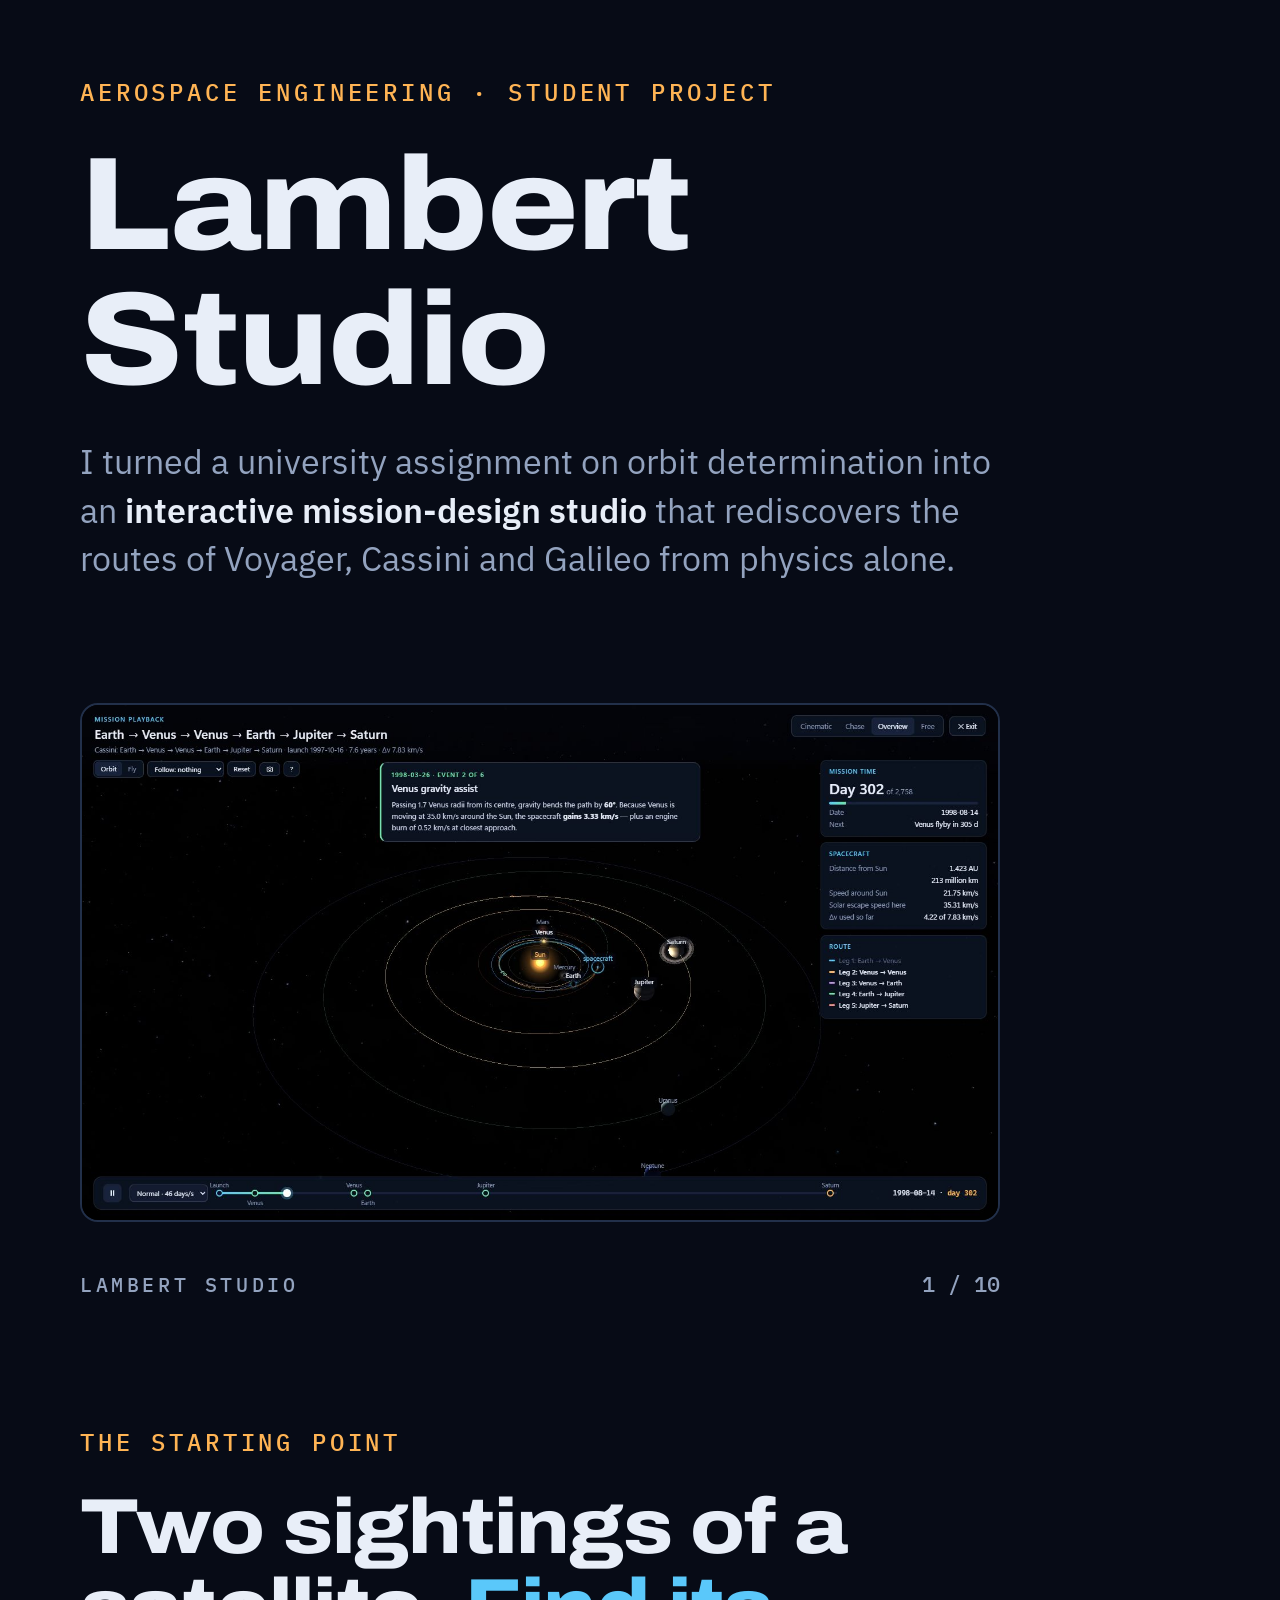
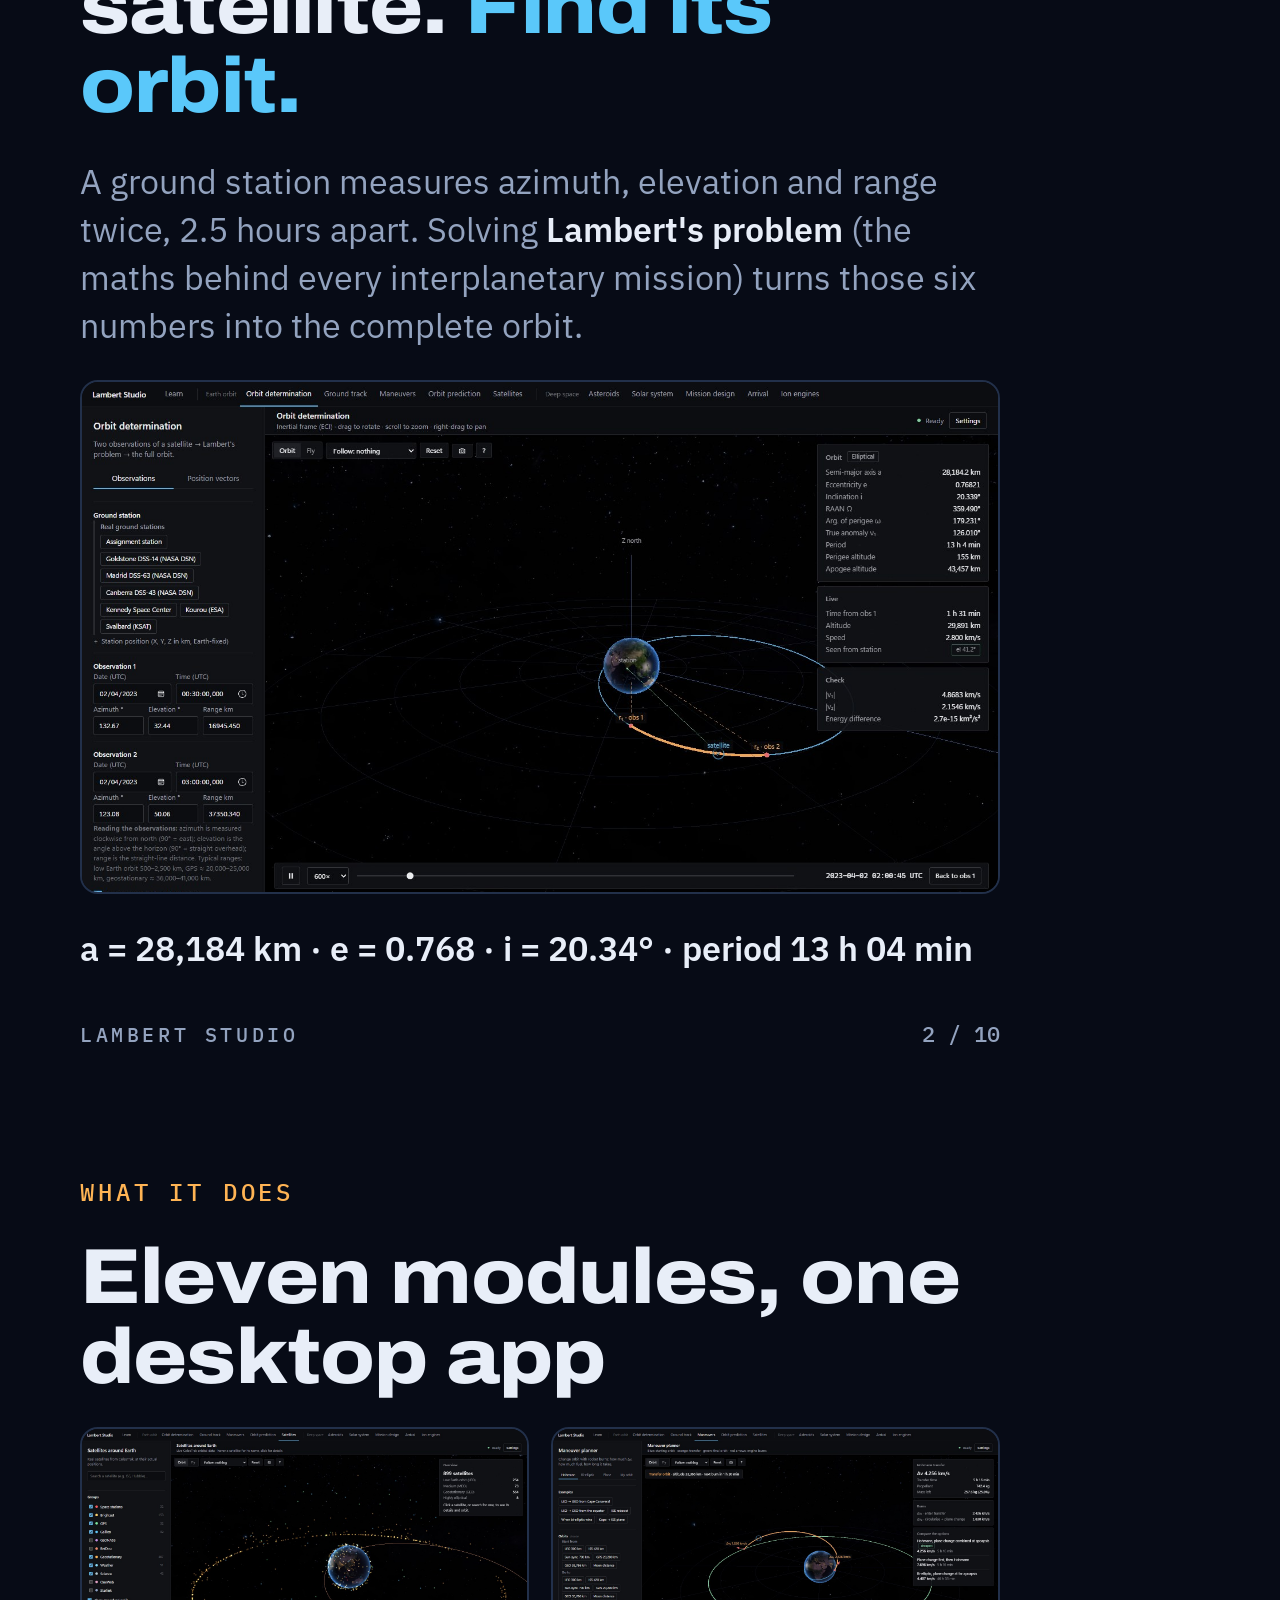
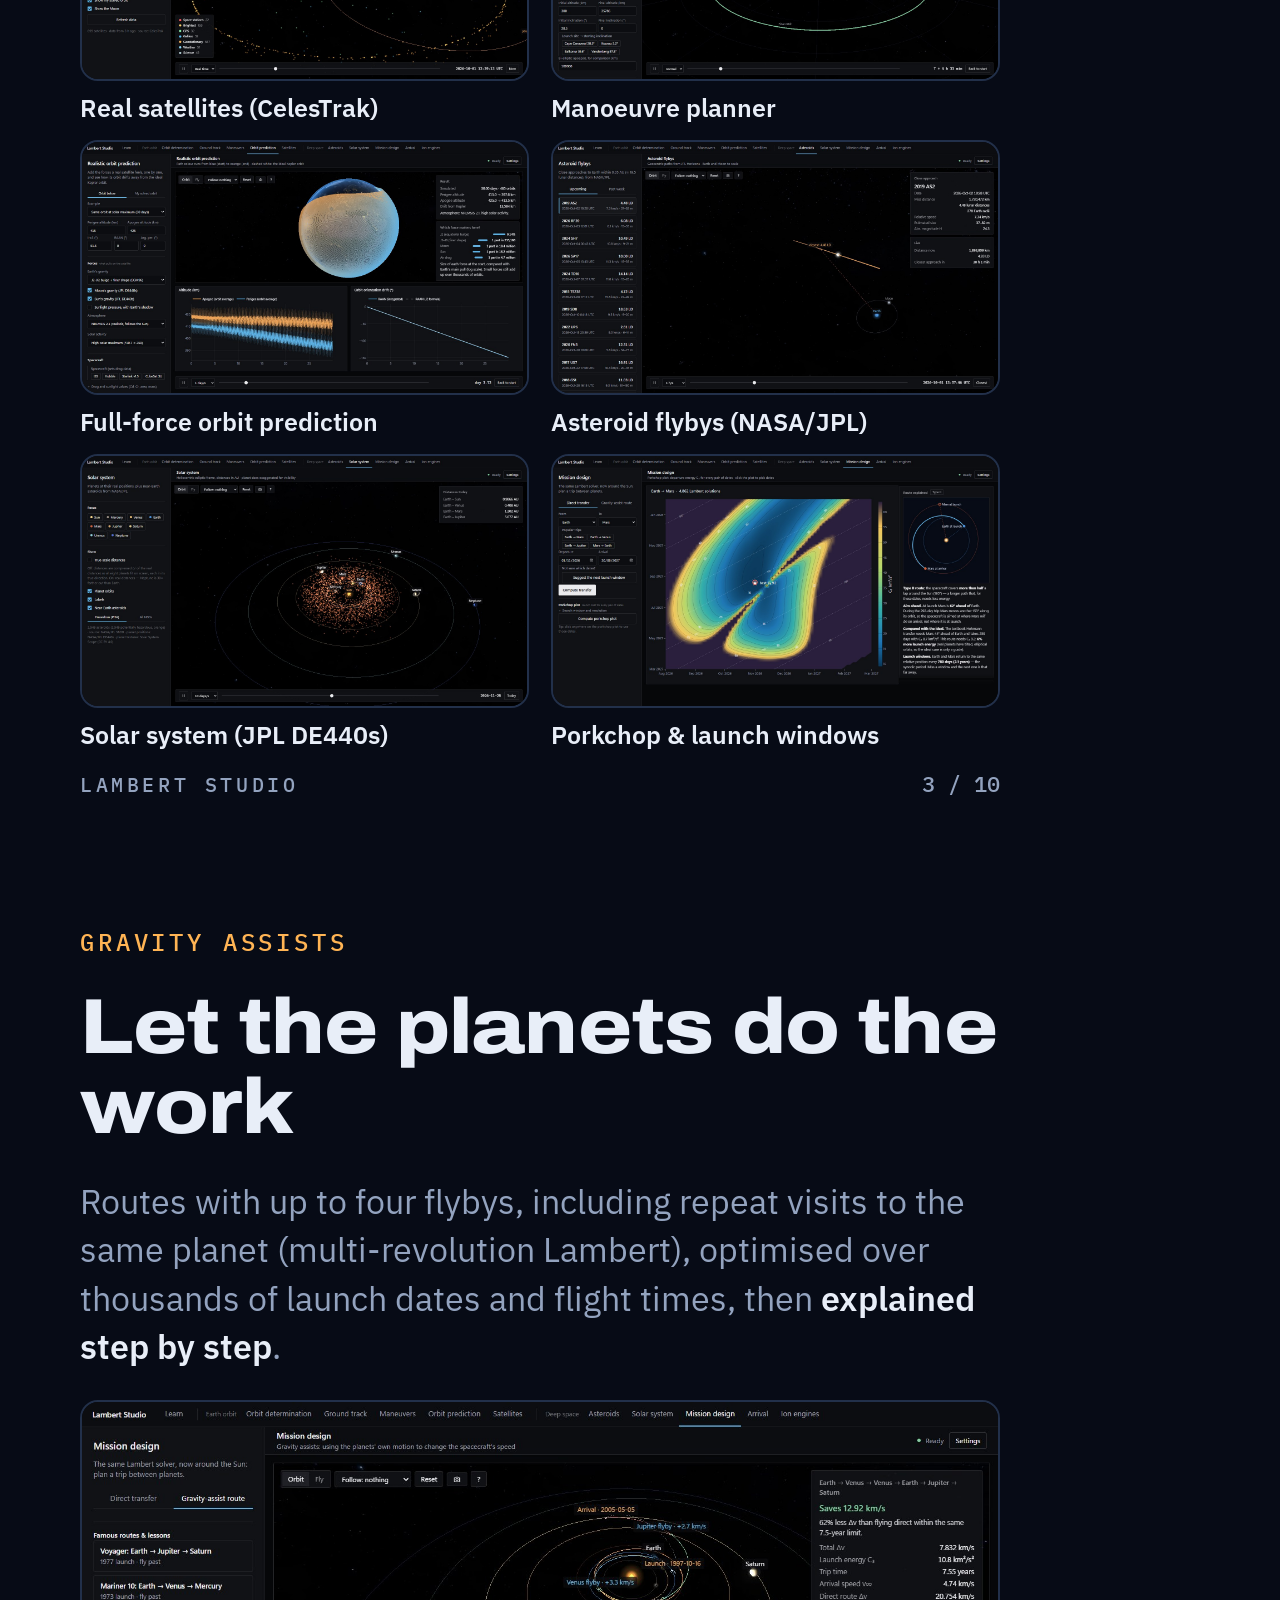
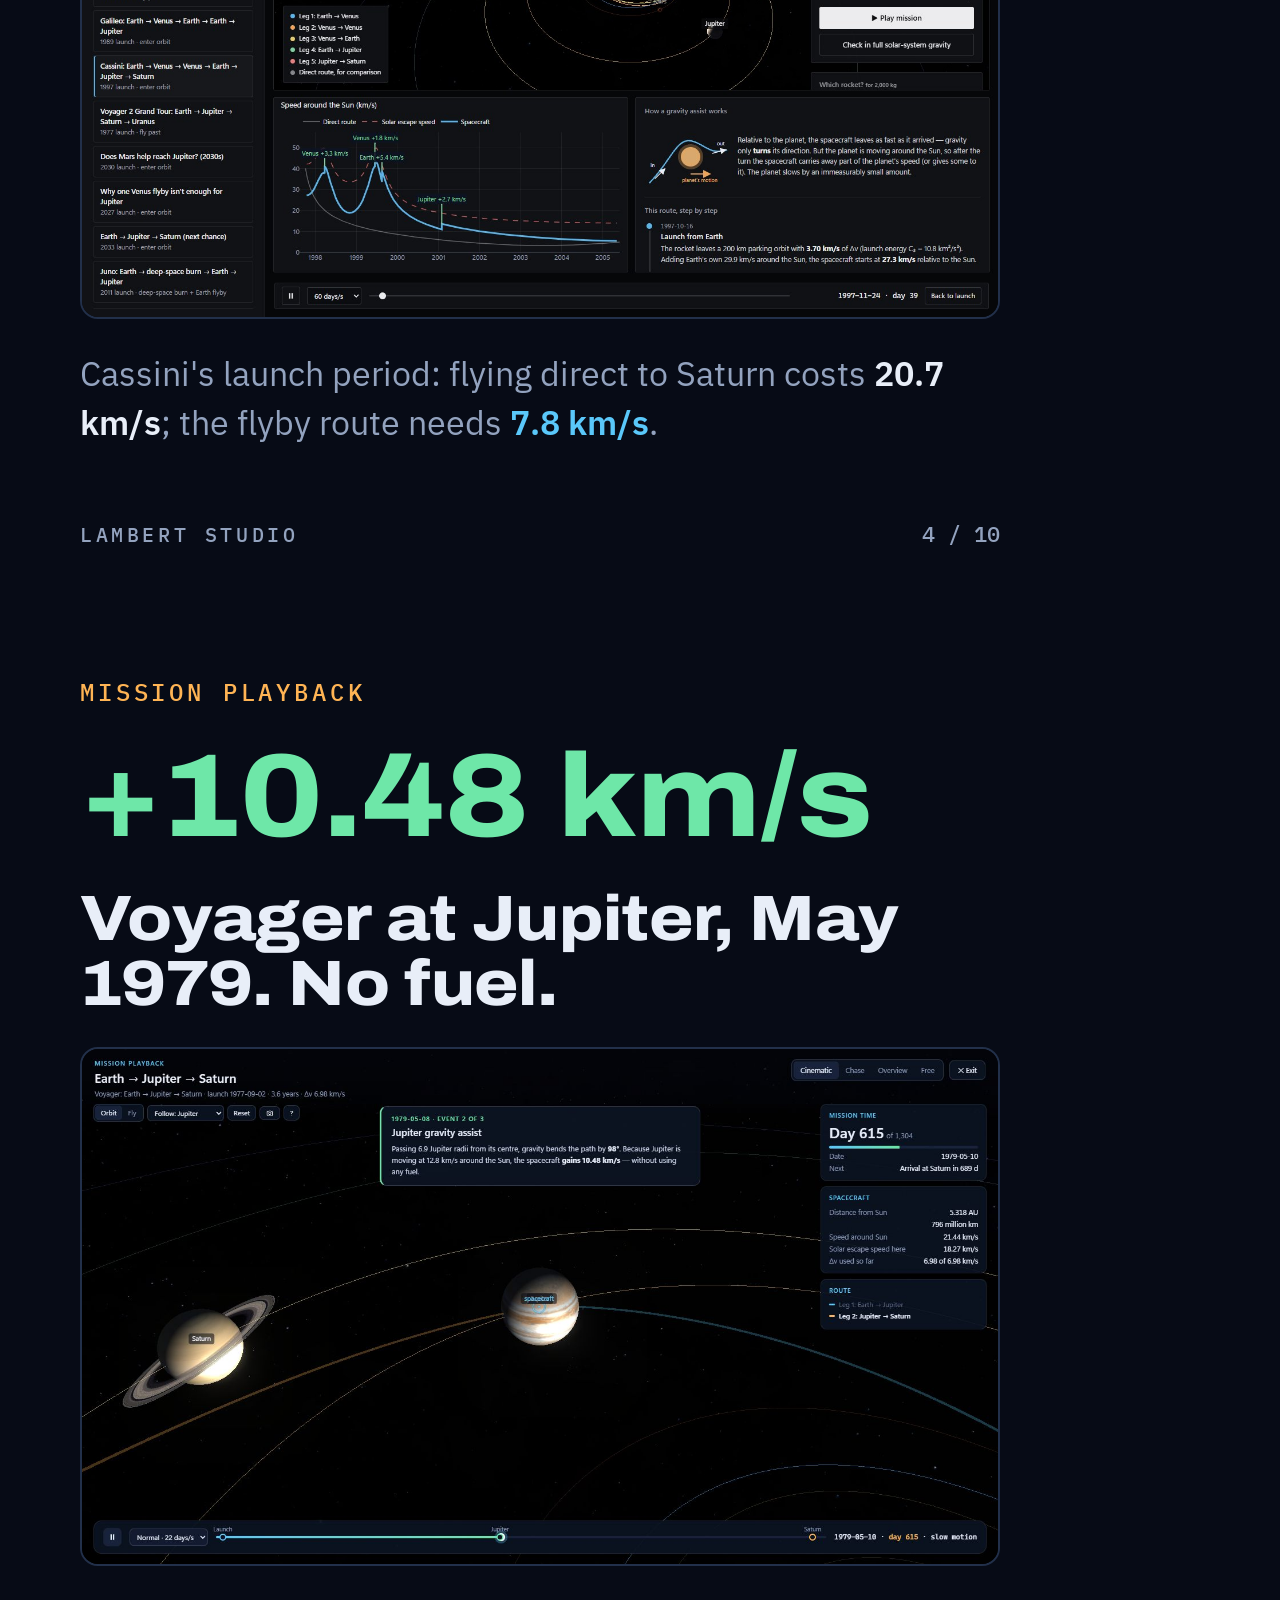
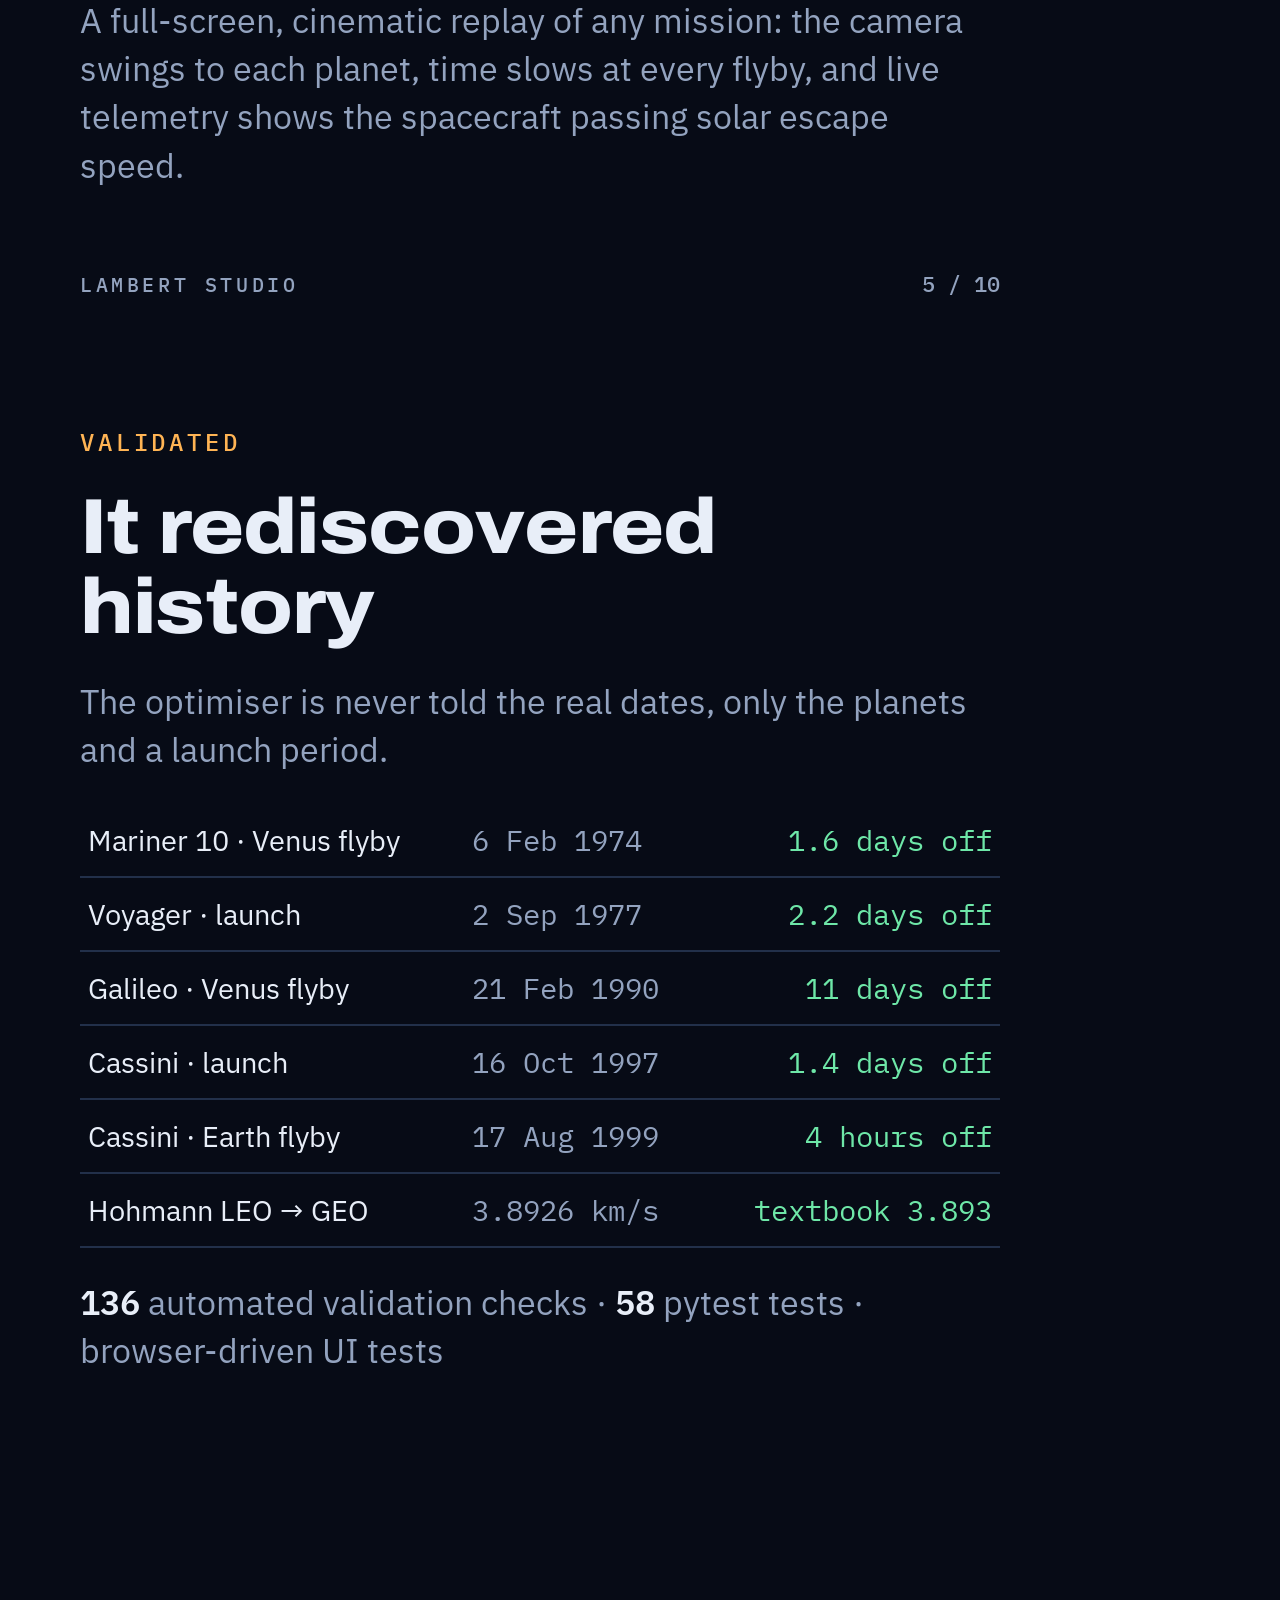
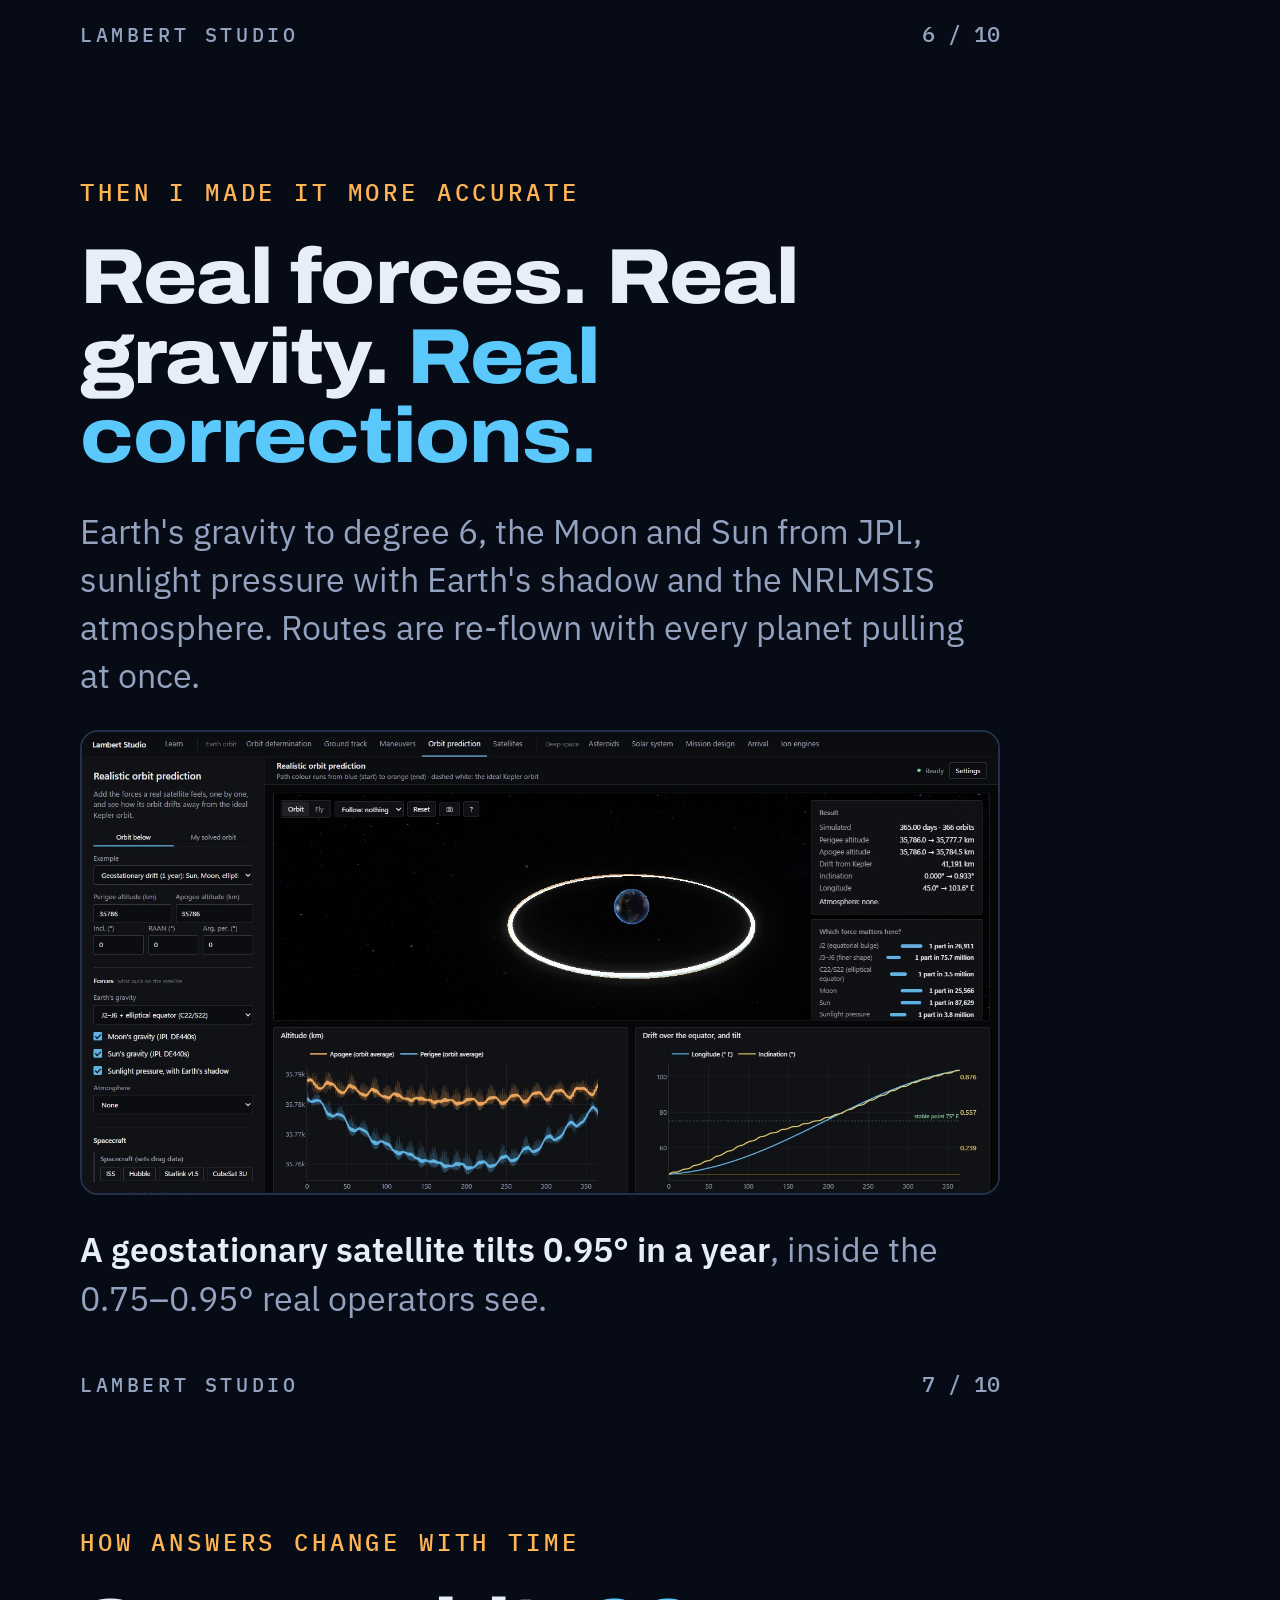
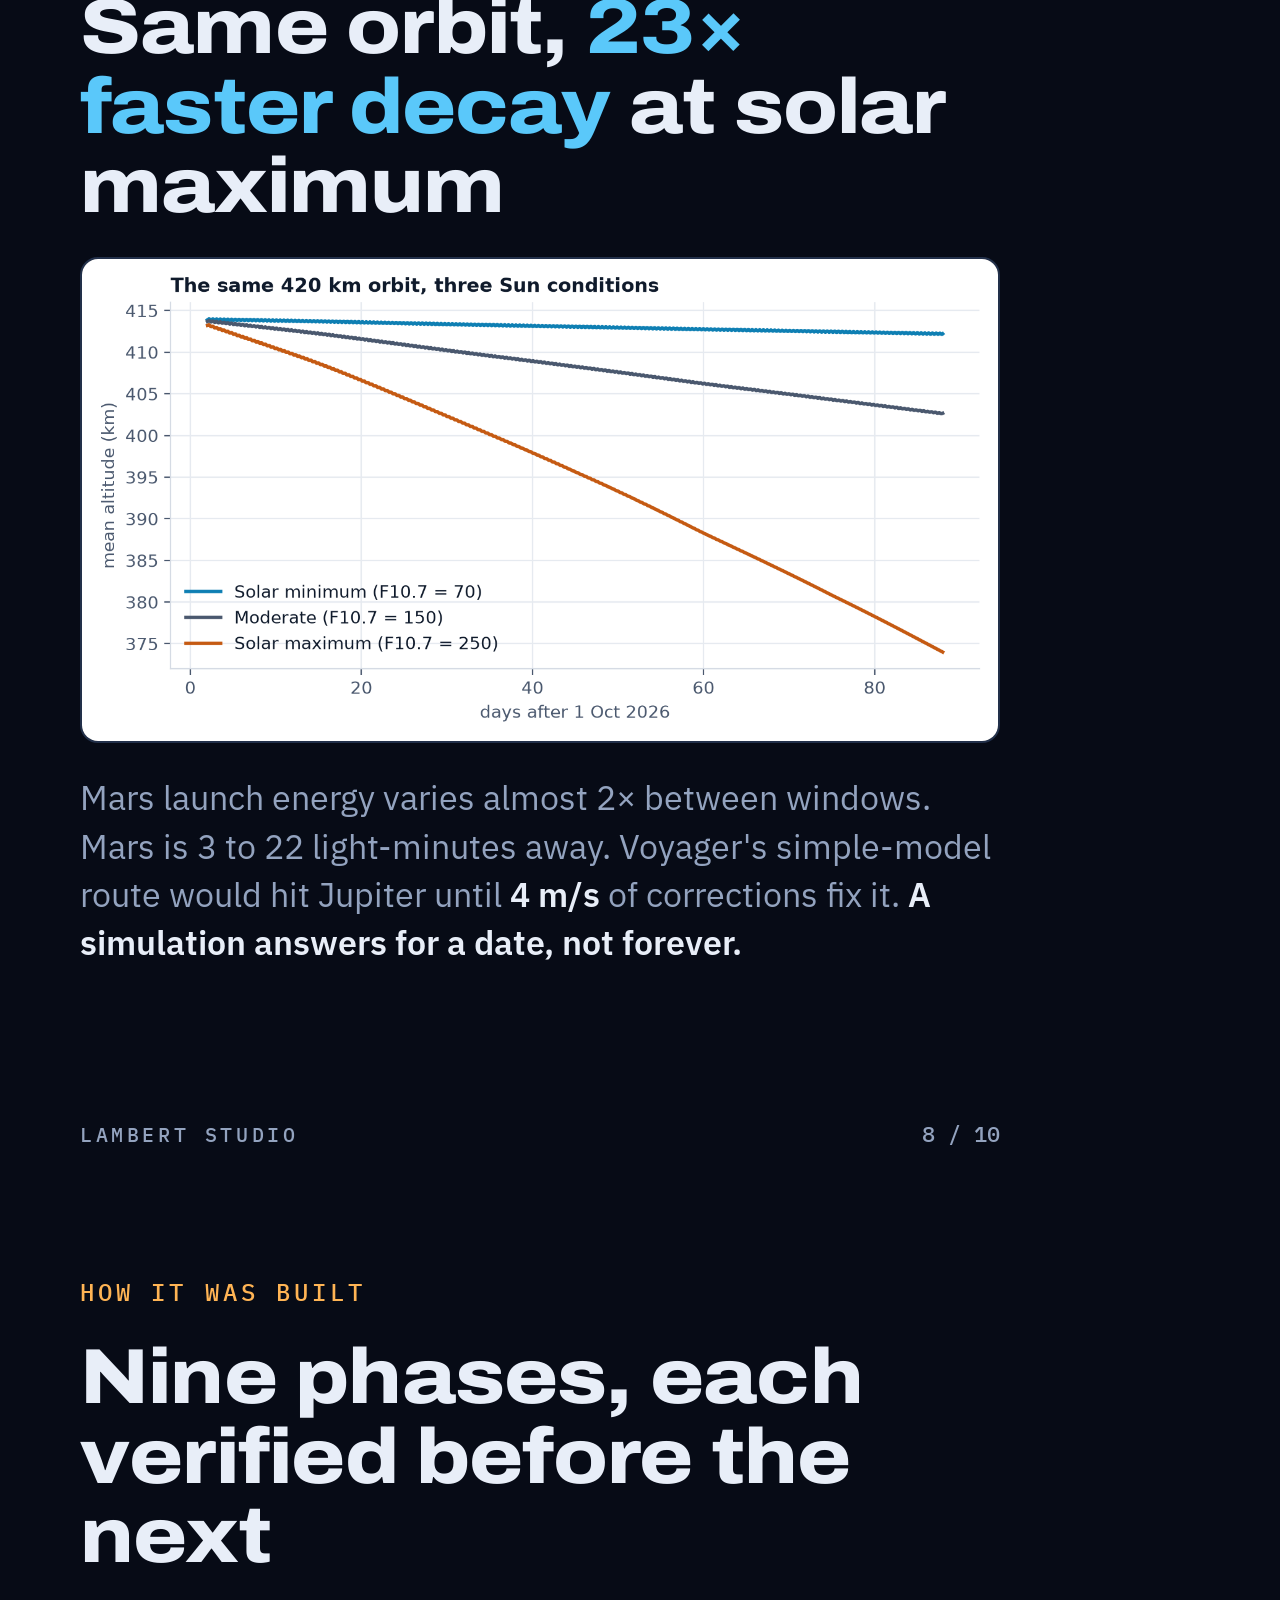
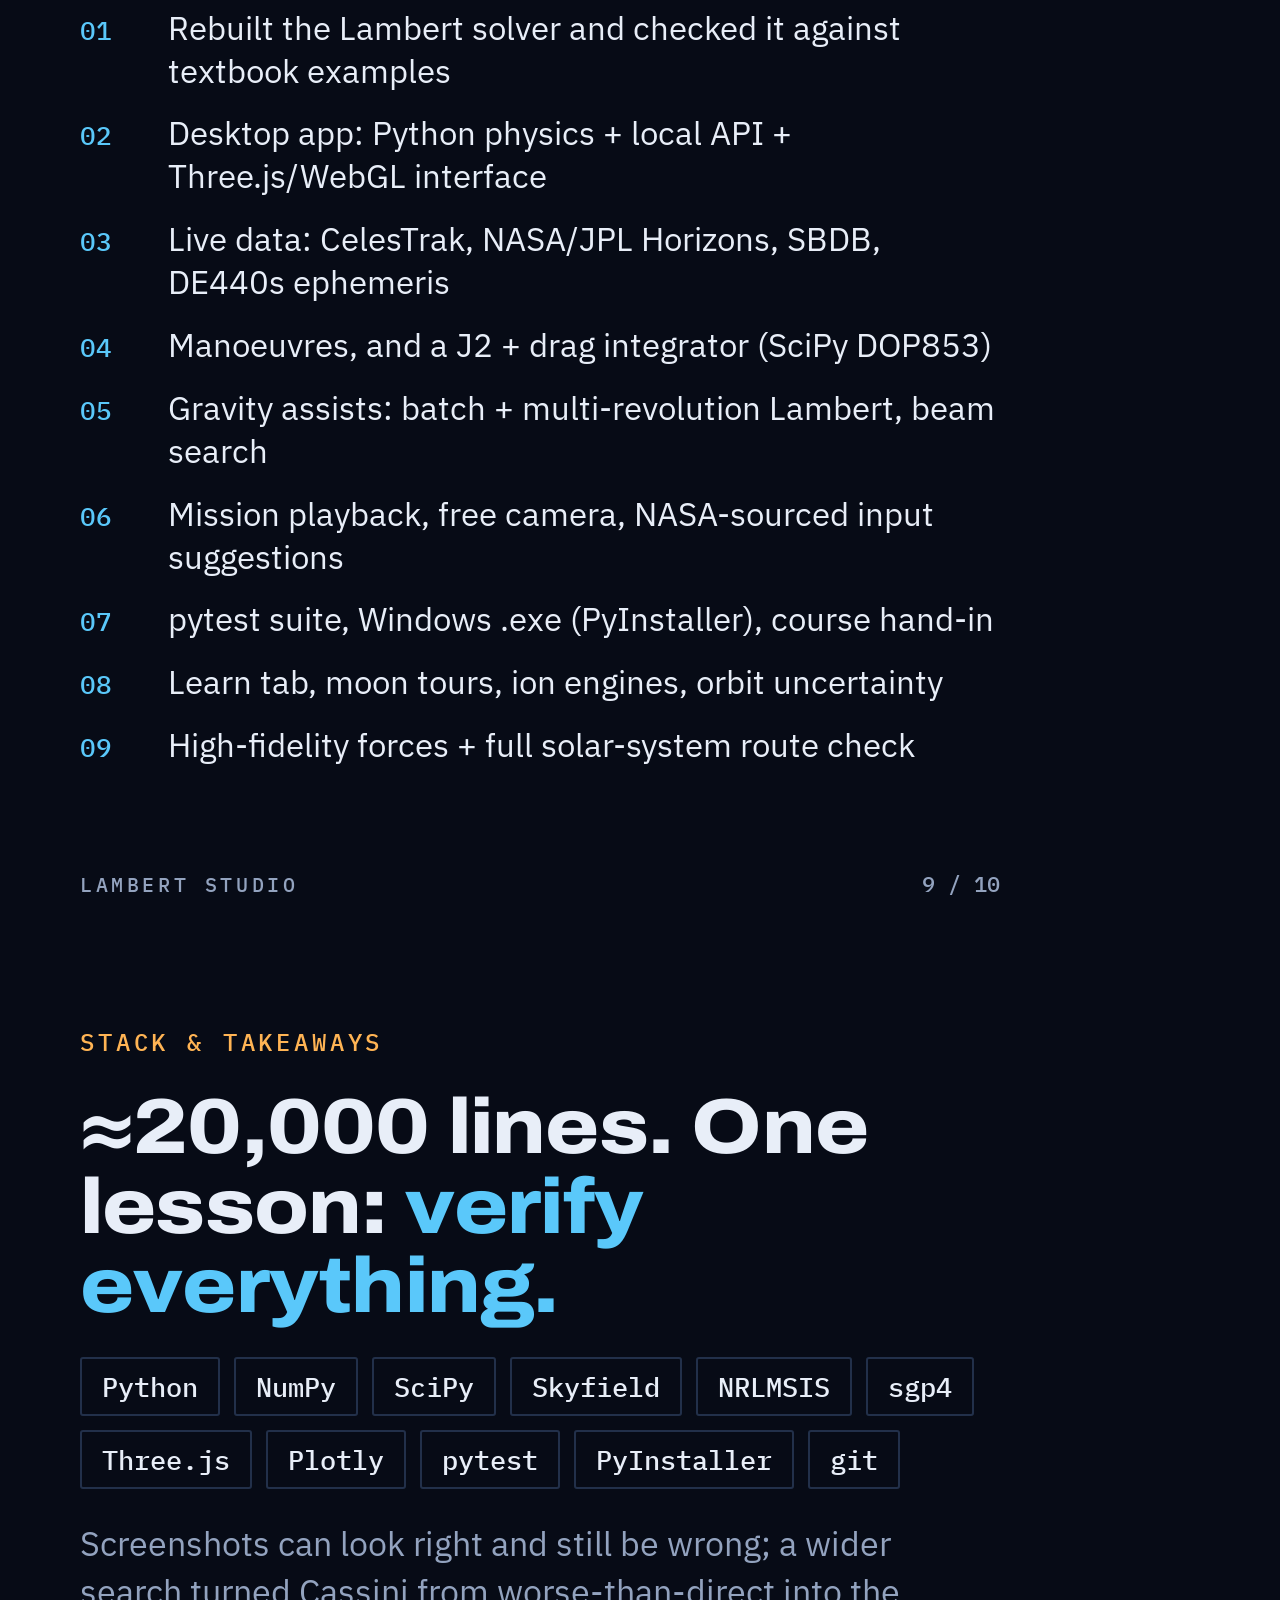
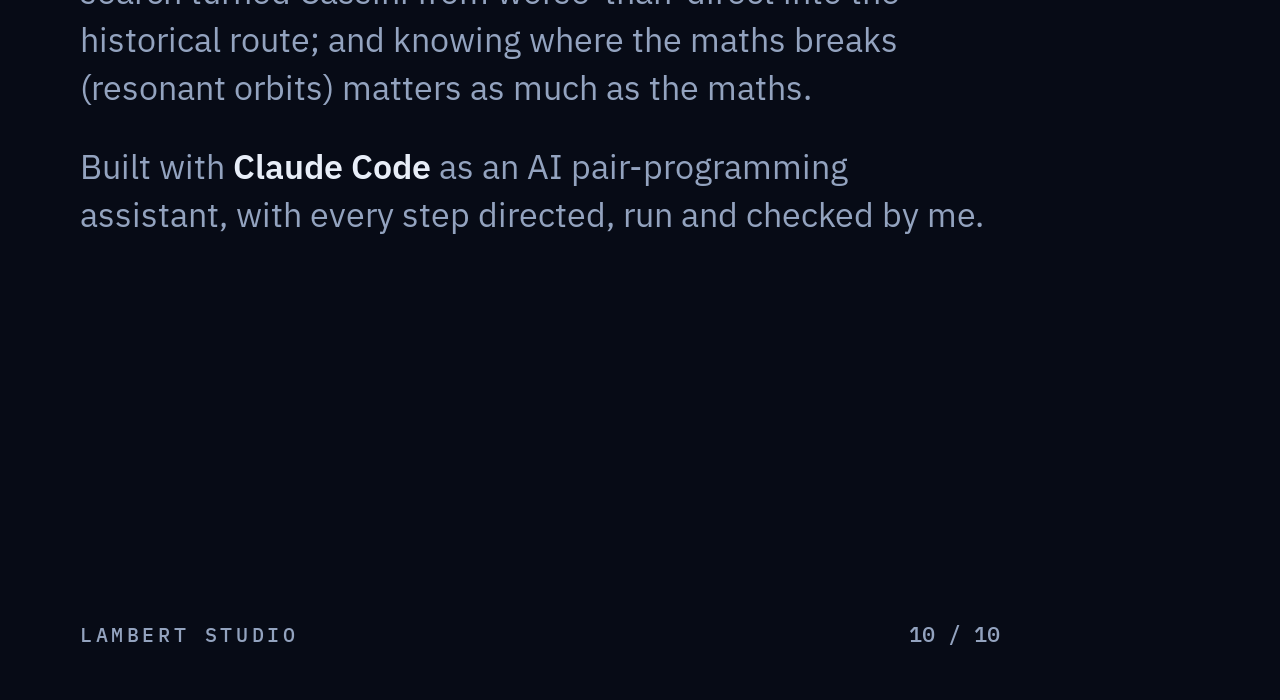
<file: report/carousel.html>
<!DOCTYPE html>
<html lang="en"><head><meta charset="utf-8">
<title>Lambert Studio carousel</title>
<link rel="stylesheet" href="https://fonts.googleapis.com/css2?family=Archivo:wdth,wght@112,600;112,800&family=IBM+Plex+Sans:wght@400;500;600&family=IBM+Plex+Mono:wght@400;500&display=swap">
<style>
/* LinkedIn document carousel: 8 portrait slides, 1080 x 1350 px each,
   single dark look matching the app. Print to PDF with Edge headless. */
@page { size: 1080px 1350px; margin: 0; }
:root { --bg: #070b16; --panel: #0f1829; --ink: #e8eef8; --ink2: #93a3bf; --rule: #22304a;
  --cyan: #5ac8fa; --orange: #ffb454; --green: #6ee7a8;
  --display: "Archivo", "Arial Narrow", Arial, sans-serif; --body: "IBM Plex Sans", "Segoe UI", sans-serif;
  --mono: "IBM Plex Mono", Consolas, monospace; color-scheme: dark; }
* { box-sizing: border-box; -webkit-print-color-adjust: exact; print-color-adjust: exact; }
html, body { margin: 0; background: var(--bg); color: var(--ink); font-family: var(--body); }
.slide { width: 1080px; height: 1350px; padding: 76px 80px 128px; display: flex; flex-direction: column; gap: 30px;
  position: relative; overflow: hidden; break-after: page; background: var(--bg); }
.slide::after { content: attr(data-n); position: absolute; right: 80px; bottom: 52px; font: 500 22px var(--mono); color: var(--ink2); }
.slide::before { content: "LAMBERT STUDIO"; position: absolute; left: 80px; bottom: 52px; font: 500 20px var(--mono);
  letter-spacing: .18em; color: var(--ink2); }
.kick { font: 500 24px var(--mono); letter-spacing: .16em; text-transform: uppercase; color: var(--orange); }
h1, h2 { font-family: var(--display); font-stretch: 112%; font-weight: 800; margin: 0; line-height: 1.02; letter-spacing: -.01em; }
h1 { font-size: 132px; }
h2 { font-size: 78px; }
p { margin: 0; font-size: 34px; line-height: 1.42; color: var(--ink2); }
p b { color: var(--ink); font-weight: 600; }
.shot { border-radius: 18px; overflow: hidden; border: 2px solid var(--rule); }
.shot img { display: block; width: 100%; }
.big { font: 800 118px/1 var(--display); white-space: nowrap; font-stretch: 112%; color: var(--green); }
.grid { display: grid; grid-template-columns: 1fr 1fr; gap: 16px 22px; }
.grid figure { margin: 0; display: grid; gap: 10px; }
.grid figcaption { font: 600 25px var(--body); }
table { width: 100%; border-collapse: collapse; font-size: 29px; }
td { padding: 17px 8px; border-bottom: 2px solid var(--rule); }
td.m { font-family: var(--mono); color: var(--ink2); }
td.d { font-family: var(--mono); color: var(--green); text-align: right; white-space: nowrap; }
.phases { display: grid; gap: 20px; margin: 0; padding: 0; list-style: none; }
.phases li { display: grid; grid-template-columns: 70px 1fr; gap: 18px; align-items: baseline; font-size: 33px; line-height: 1.3; }
.phases span { font: 500 26px var(--mono); color: var(--cyan); }
.chips { display: flex; flex-wrap: wrap; gap: 14px; }
.chips span { font: 500 27px var(--mono); padding: 10px 20px; border: 2px solid var(--rule); border-radius: 3px; }
.accent { color: var(--cyan); }
</style></head><body>

<section class="slide" data-n="1 / 10">
  <div class="kick">Aerospace engineering · student project</div>
  <h1>Lambert<br>Studio</h1>
  <p>I turned a university assignment on orbit determination into an <b>interactive mission-design studio</b>
    that rediscovers the routes of Voyager, Cassini and Galileo from physics alone.</p>
  <div class="shot" style="margin-top:auto"><img src="img/cassini_overview.jpg" alt=""></div>
</section>

<section class="slide" data-n="2 / 10">
  <div class="kick">The starting point</div>
  <h2>Two sightings of a satellite. <span class="accent">Find its orbit.</span></h2>
  <p>A ground station measures azimuth, elevation and range twice, 2.5 hours apart. Solving <b>Lambert's problem</b>
    (the maths behind every interplanetary mission) turns those six numbers into the complete orbit.</p>
  <div class="shot"><img src="img/orbit.jpg" alt=""></div>
  <p><b>a = 28,184 km · e = 0.768 · i = 20.34° · period 13 h 04 min</b></p>
</section>

<section class="slide" data-n="3 / 10">
  <div class="kick">What it does</div>
  <h2>Eleven modules, one desktop app</h2>
  <div class="grid">
    <figure><div class="shot"><img src="img/near.jpg" alt=""></div><figcaption>Real satellites (CelesTrak)</figcaption></figure>
    <figure><div class="shot"><img src="img/maneuver.jpg" alt=""></div><figcaption>Manoeuvre planner</figcaption></figure>
    <figure><div class="shot"><img src="img/perturb.jpg" alt=""></div><figcaption>Full-force orbit prediction</figcaption></figure>
    <figure><div class="shot"><img src="img/flybys.jpg" alt=""></div><figcaption>Asteroid flybys (NASA/JPL)</figcaption></figure>
    <figure><div class="shot"><img src="img/solar.jpg" alt=""></div><figcaption>Solar system (JPL DE440s)</figcaption></figure>
    <figure><div class="shot"><img src="img/mission.jpg" alt=""></div><figcaption>Porkchop & launch windows</figcaption></figure>
  </div>
</section>

<section class="slide" data-n="4 / 10">
  <div class="kick">Gravity assists</div>
  <h2>Let the planets do the work</h2>
  <p>Routes with up to four flybys, including repeat visits to the same planet (multi-revolution Lambert), optimised over
    thousands of launch dates and flight times, then <b>explained step by step</b>.</p>
  <div class="shot"><img src="img/mission_route_cassini_noplay.jpg" alt=""></div>
  <p>Cassini's launch period: flying direct to Saturn costs <b>20.7 km/s</b>; the flyby route needs <b class="accent">7.8 km/s</b>.</p>
</section>

<section class="slide" data-n="5 / 10">
  <div class="kick">Mission playback</div>
  <div class="big">+10.48 km/s</div>
  <h2 style="font-size:64px">Voyager at Jupiter, May 1979. No fuel.</h2>
  <div class="shot"><img src="img/player_flyby.jpg" alt=""></div>
  <p>A full-screen, cinematic replay of any mission: the camera swings to each planet, time slows at every flyby,
    and live telemetry shows the spacecraft passing solar escape speed.</p>
</section>

<section class="slide" data-n="6 / 10">
  <div class="kick">Validated</div>
  <h2>It rediscovered history</h2>
  <p>The optimiser is never told the real dates, only the planets and a launch period.</p>
  <table>
    <tr><td>Mariner 10 · Venus flyby</td><td class="m">6 Feb 1974</td><td class="d">1.6 days off</td></tr>
    <tr><td>Voyager · launch</td><td class="m">2 Sep 1977</td><td class="d">2.2 days off</td></tr>
    <tr><td>Galileo · Venus flyby</td><td class="m">21 Feb 1990</td><td class="d">11 days off</td></tr>
    <tr><td>Cassini · launch</td><td class="m">16 Oct 1997</td><td class="d">1.4 days off</td></tr>
    <tr><td>Cassini · Earth flyby</td><td class="m">17 Aug 1999</td><td class="d">4 hours off</td></tr>
    <tr><td>Hohmann LEO → GEO</td><td class="m">3.8926 km/s</td><td class="d">textbook 3.893</td></tr>
  </table>
  <p><b>136</b> automated validation checks · <b>58</b> pytest tests · browser-driven UI tests</p>
</section>

<section class="slide" data-n="7 / 10">
  <div class="kick">Then I made it more accurate</div>
  <h2>Real forces. Real gravity. <span class="accent">Real corrections.</span></h2>
  <p>Earth's gravity to degree 6, the Moon and Sun from JPL, sunlight pressure with Earth's shadow and the NRLMSIS atmosphere.
    Routes are re-flown with every planet pulling at once.</p>
  <div class="shot"><img src="img/perturb_geo.jpg" alt=""></div>
  <p><b>A geostationary satellite tilts 0.95° in a year</b>, inside the 0.75–0.95° real operators see.</p>
</section>

<section class="slide" data-n="8 / 10">
  <div class="kick">How answers change with time</div>
  <h2>Same orbit, <span class="accent">23× faster decay</span> at solar maximum</h2>
  <div class="shot" style="background:#fff"><img src="img/study_solar.png" alt=""></div>
  <p>Mars launch energy varies almost 2× between windows. Mars is 3 to 22 light-minutes away. Voyager's
    simple-model route would hit Jupiter until <b>4 m/s</b> of corrections fix it.
    <b>A simulation answers for a date, not forever.</b></p>
</section>

<section class="slide" data-n="9 / 10">
  <div class="kick">How it was built</div>
  <h2>Nine phases, each verified before the next</h2>
  <ol class="phases">
    <li><span>01</span>Rebuilt the Lambert solver and checked it against textbook examples</li>
    <li><span>02</span>Desktop app: Python physics + local API + Three.js/WebGL interface</li>
    <li><span>03</span>Live data: CelesTrak, NASA/JPL Horizons, SBDB, DE440s ephemeris</li>
    <li><span>04</span>Manoeuvres, and a J2 + drag integrator (SciPy DOP853)</li>
    <li><span>05</span>Gravity assists: batch + multi-revolution Lambert, beam search</li>
    <li><span>06</span>Mission playback, free camera, NASA-sourced input suggestions</li>
    <li><span>07</span>pytest suite, Windows .exe (PyInstaller), course hand-in</li>
    <li><span>08</span>Learn tab, moon tours, ion engines, orbit uncertainty</li>
    <li><span>09</span>High-fidelity forces + full solar-system route check</li>
  </ol>
</section>

<section class="slide" data-n="10 / 10">
  <div class="kick">Stack & takeaways</div>
  <h2>≈20,000 lines. One lesson: <span class="accent">verify everything.</span></h2>
  <div class="chips"><span>Python</span><span>NumPy</span><span>SciPy</span><span>Skyfield</span><span>NRLMSIS</span><span>sgp4</span>
    <span>Three.js</span><span>Plotly</span><span>pytest</span><span>PyInstaller</span><span>git</span></div>
  <p>Screenshots can look right and still be wrong; a wider search turned Cassini from worse-than-direct into the
    historical route; and knowing where the maths breaks (resonant orbits) matters as much as the maths.</p>
  <p>Built with <b>Claude Code</b> as an AI pair-programming assistant, with every step directed, run and checked by me.</p>
</section>
</body></html>
</file>
